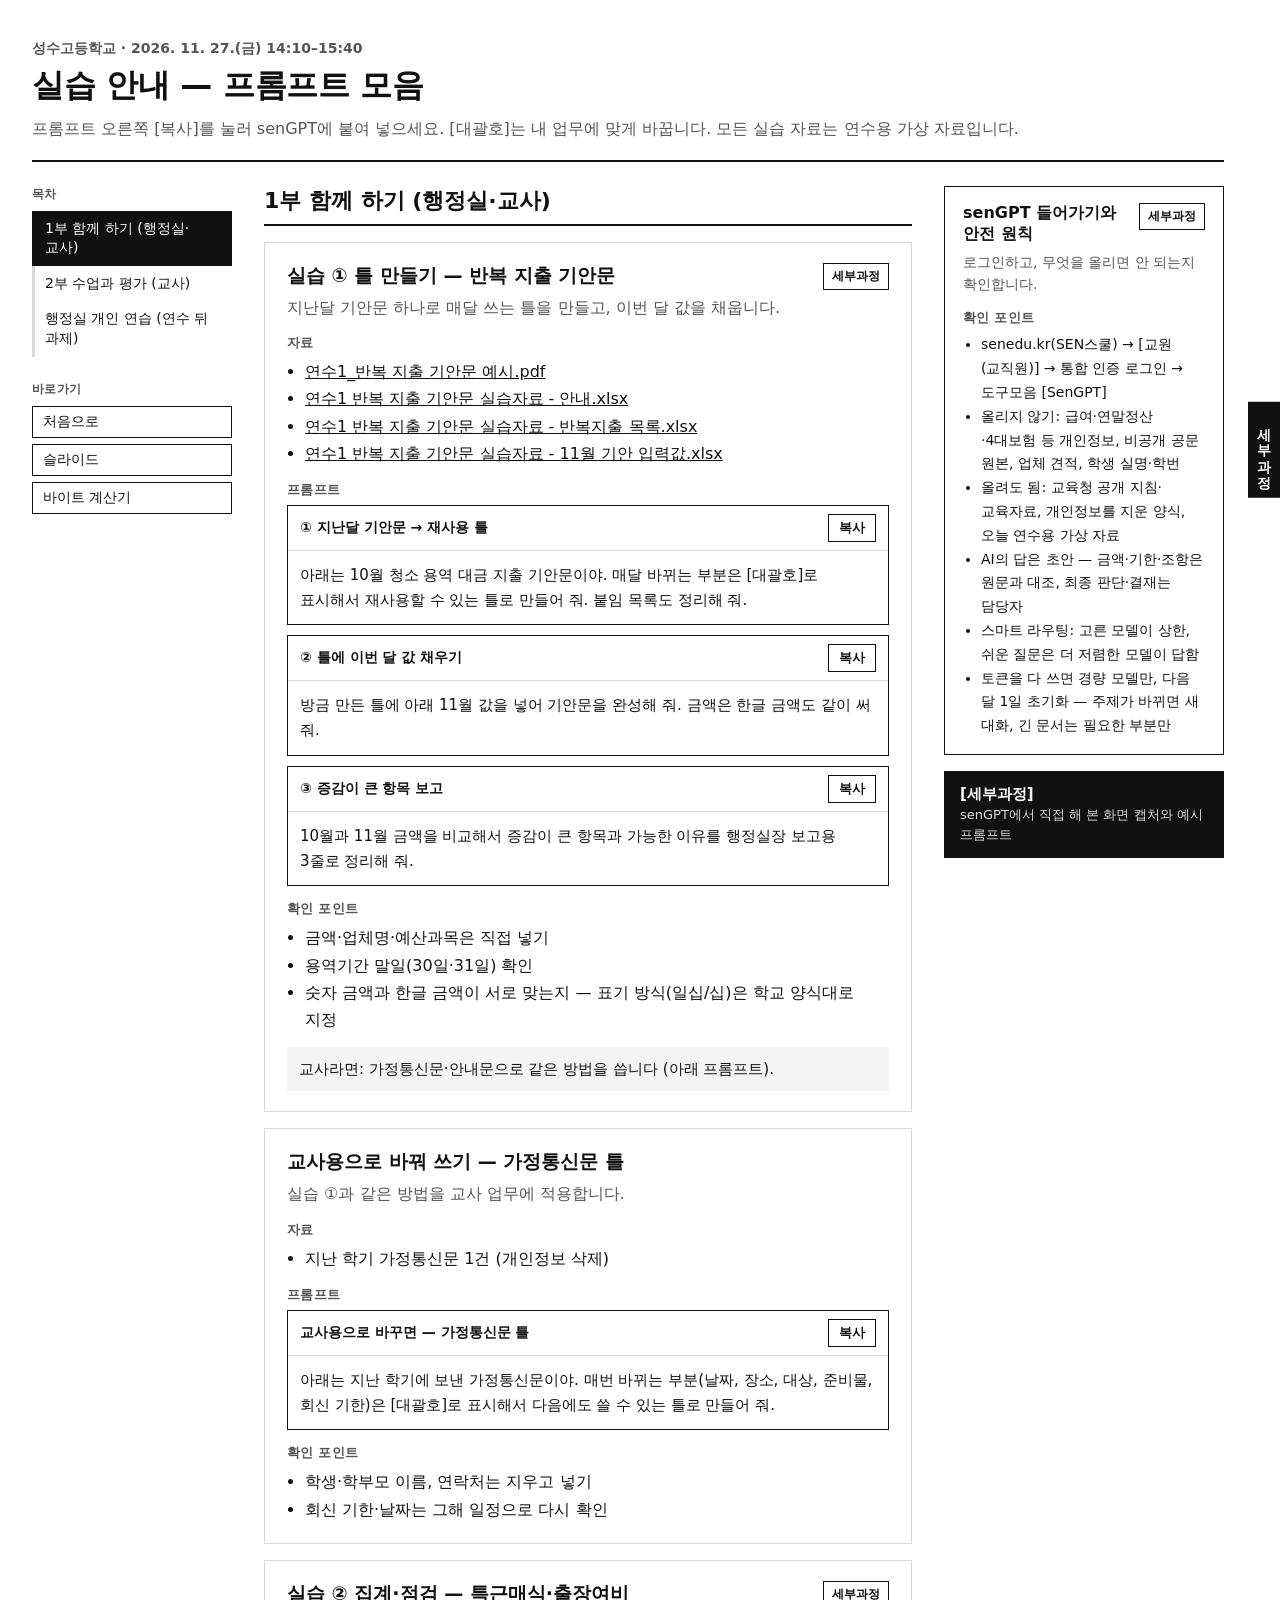
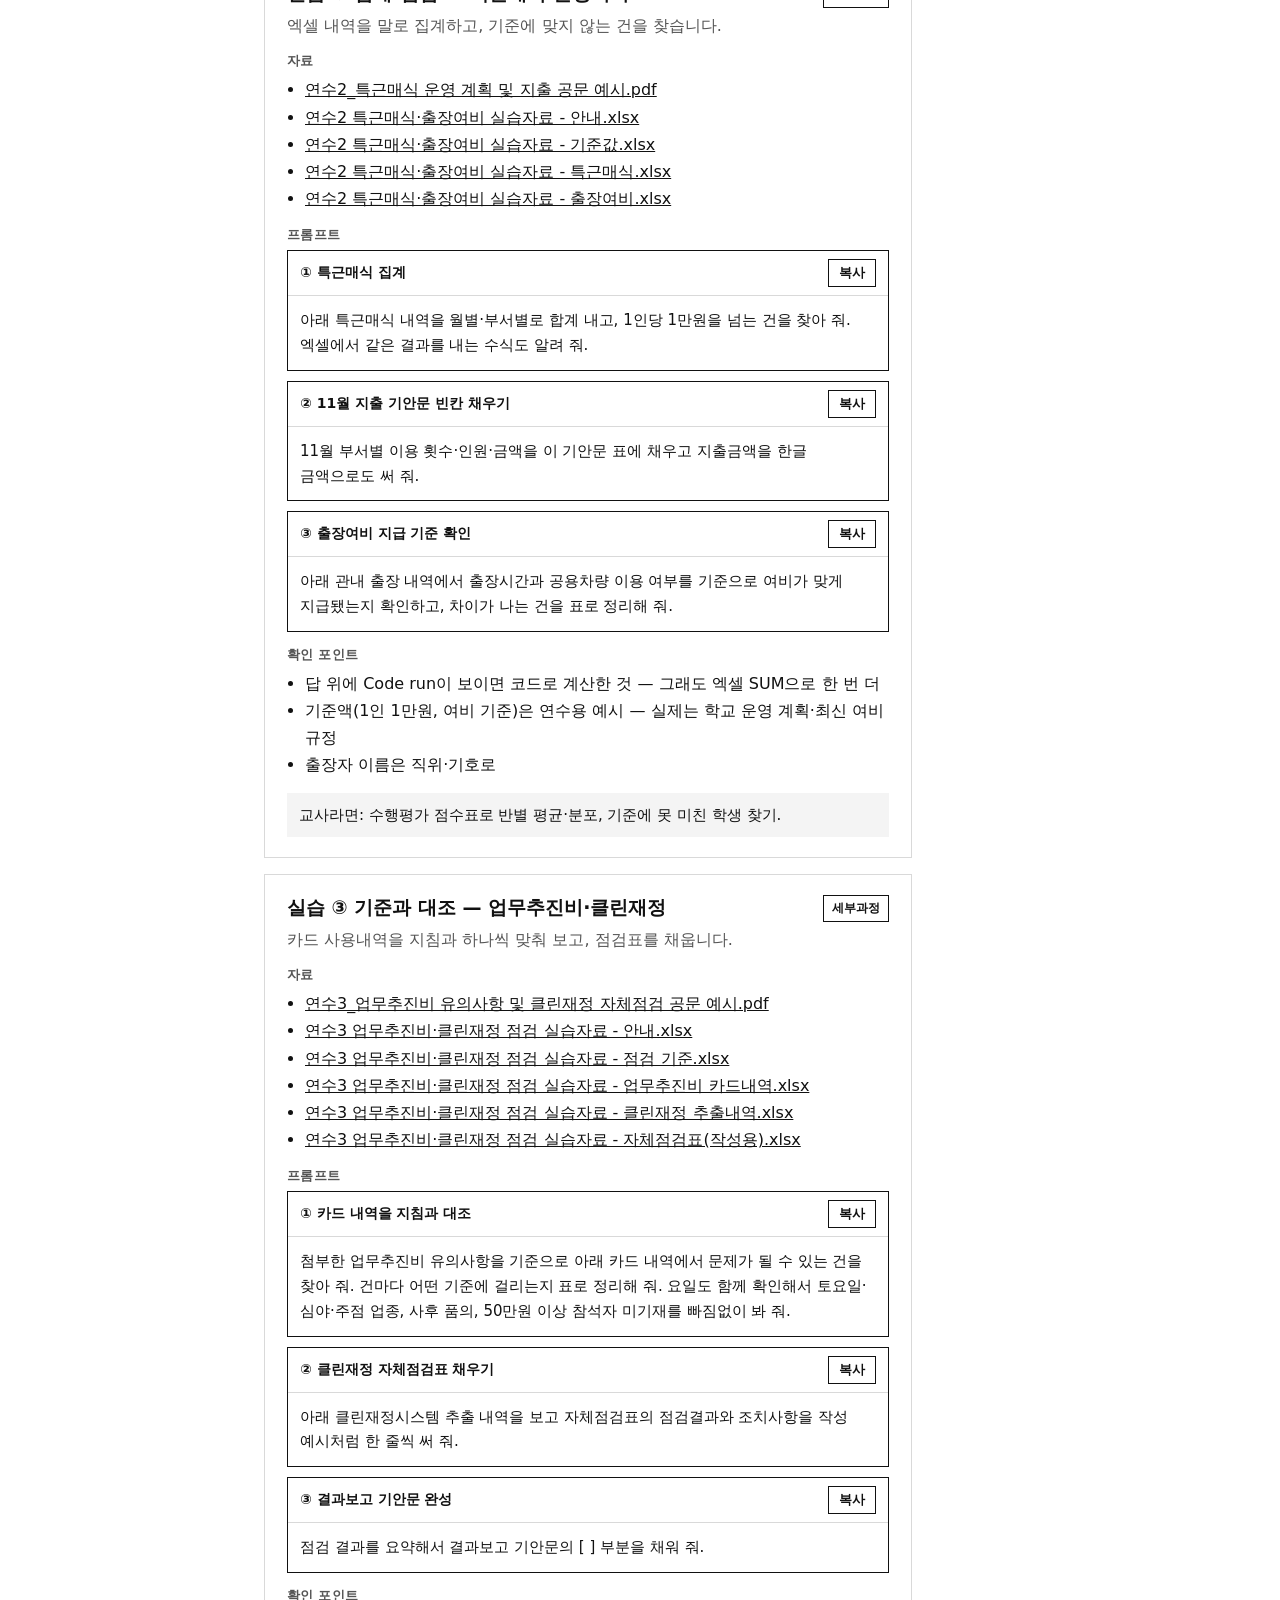
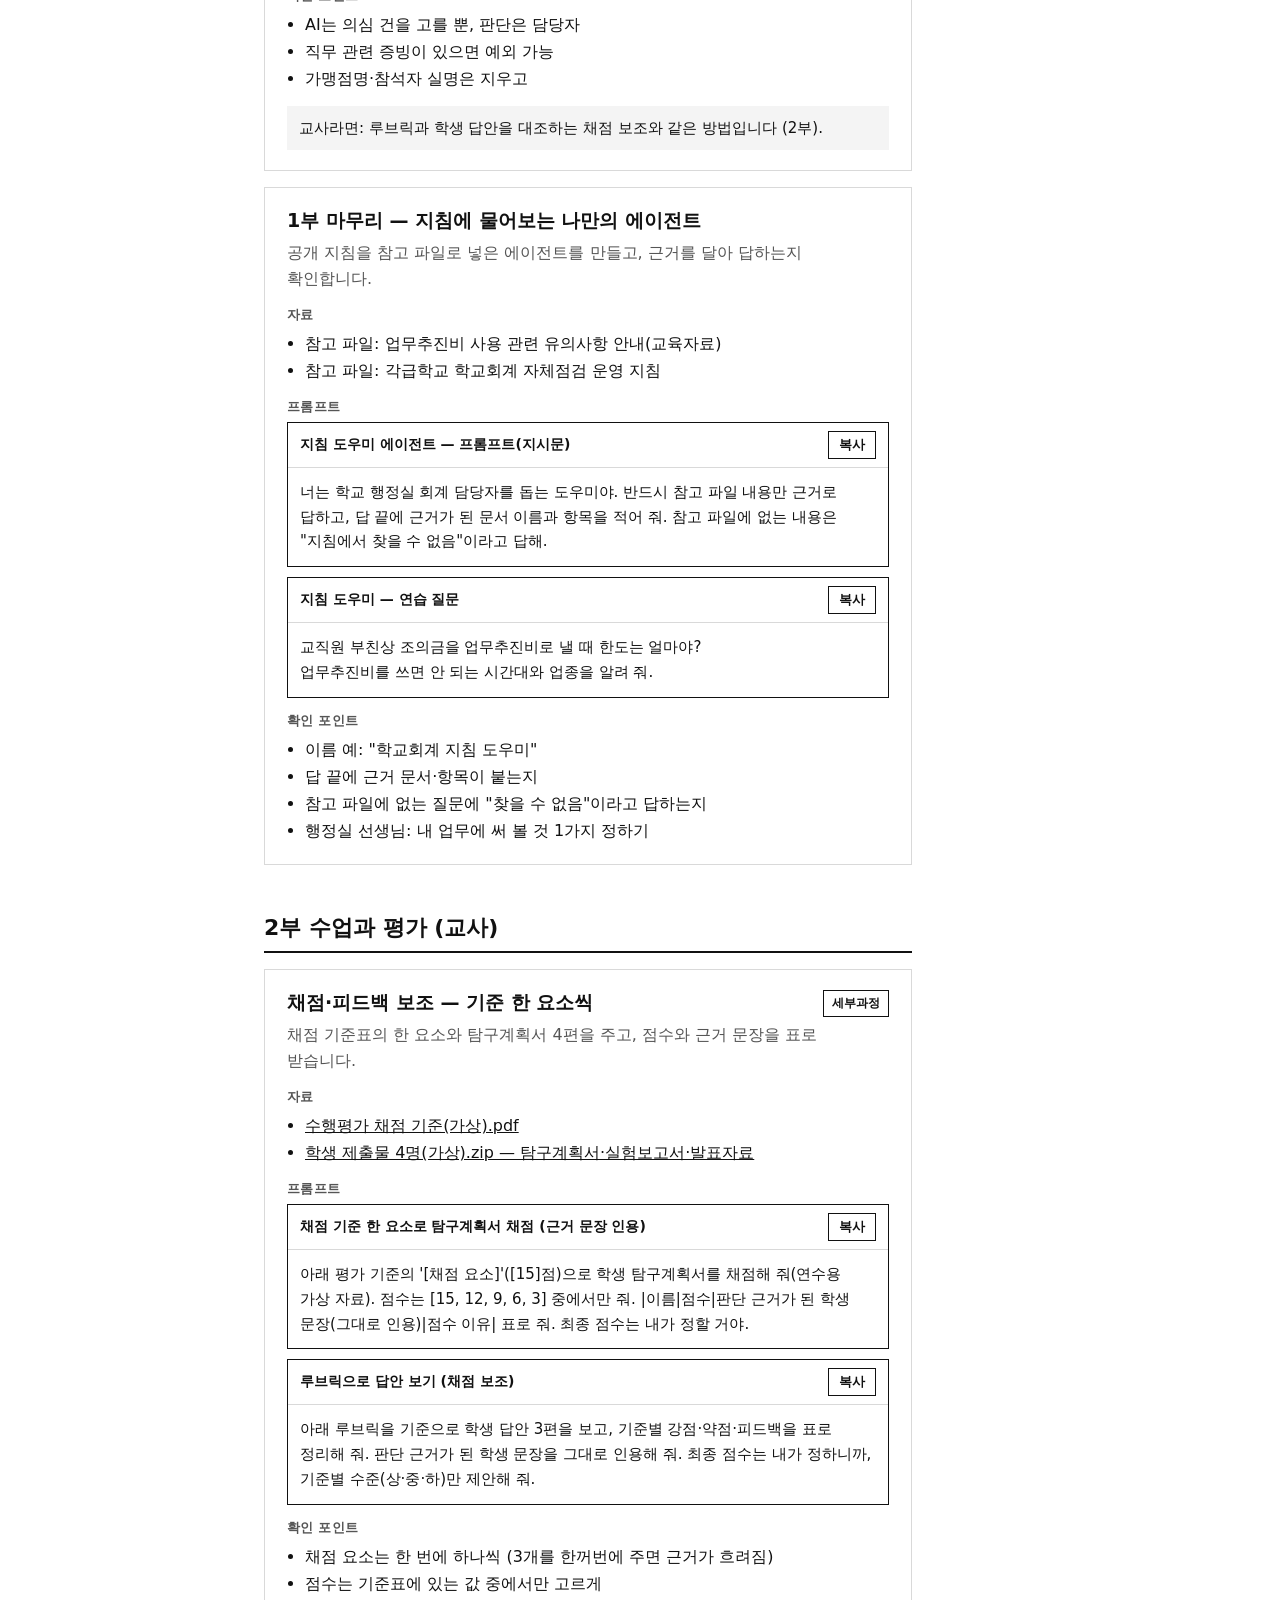
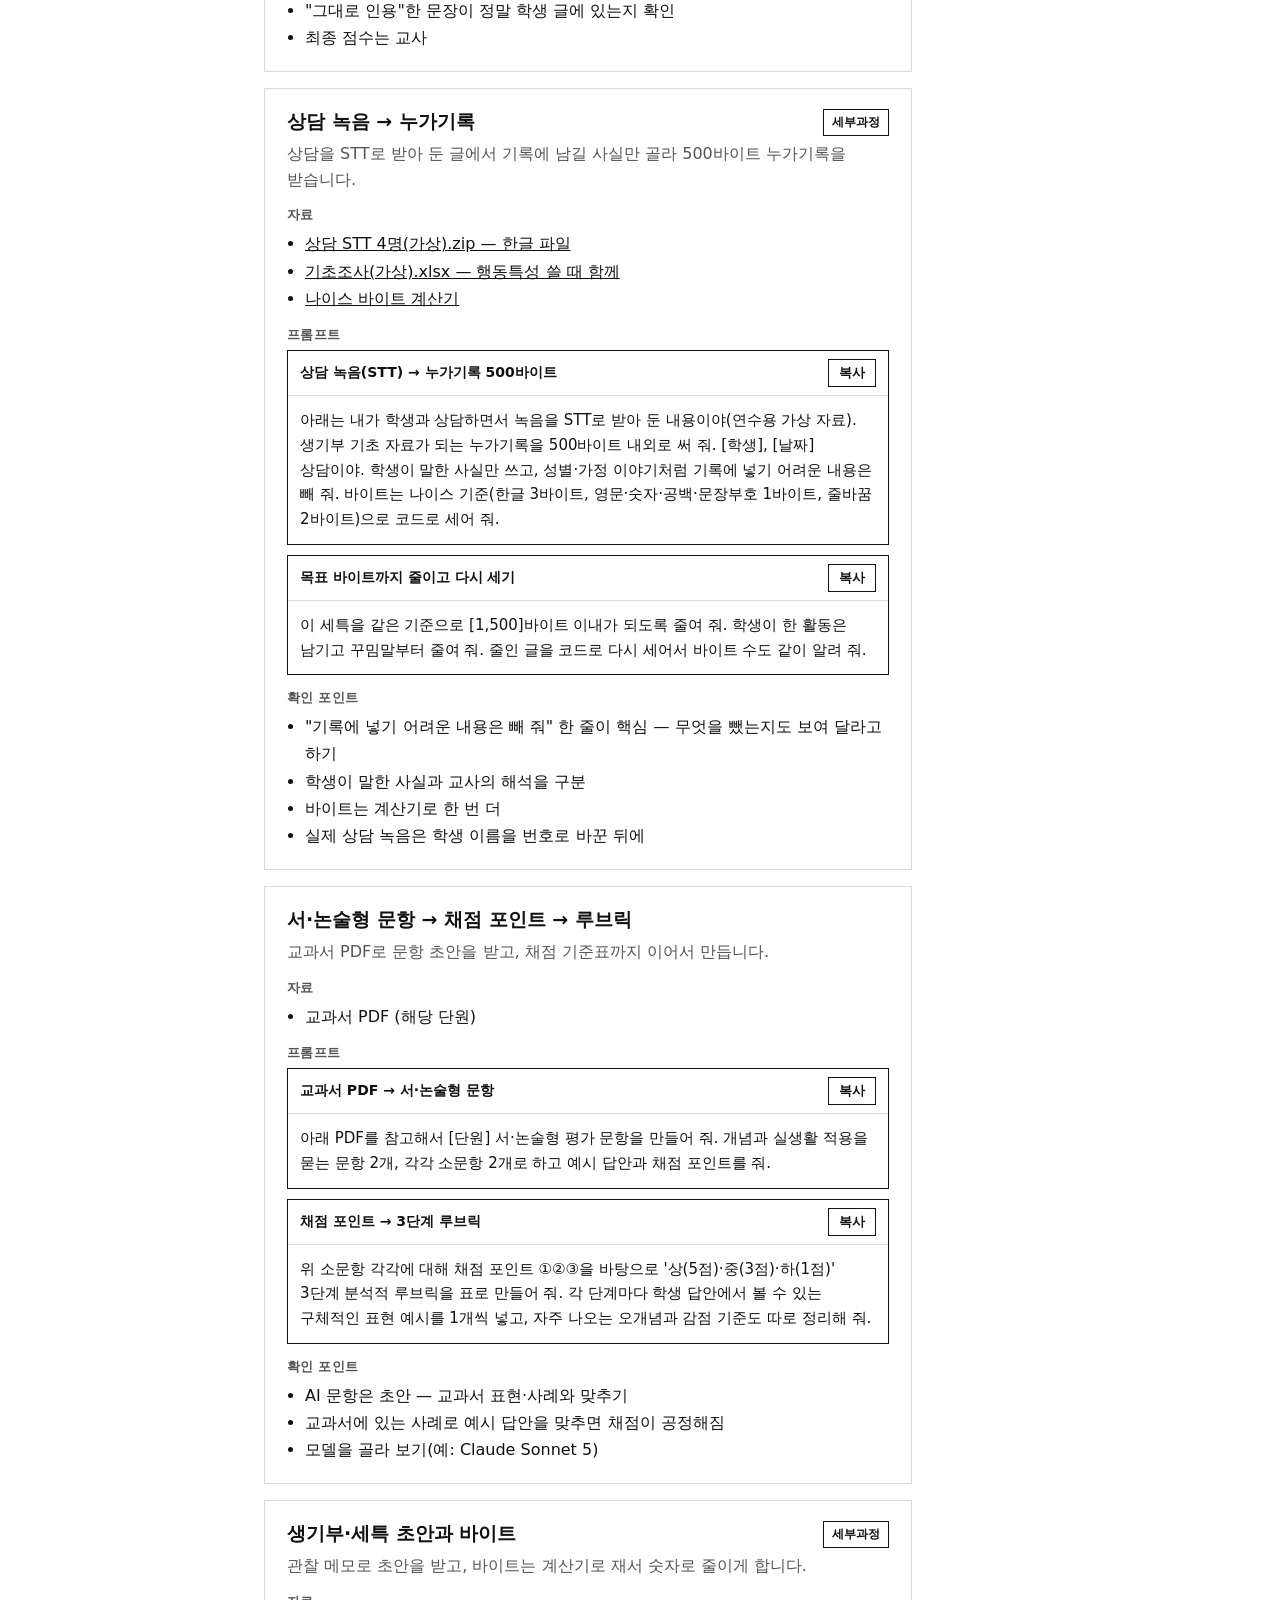
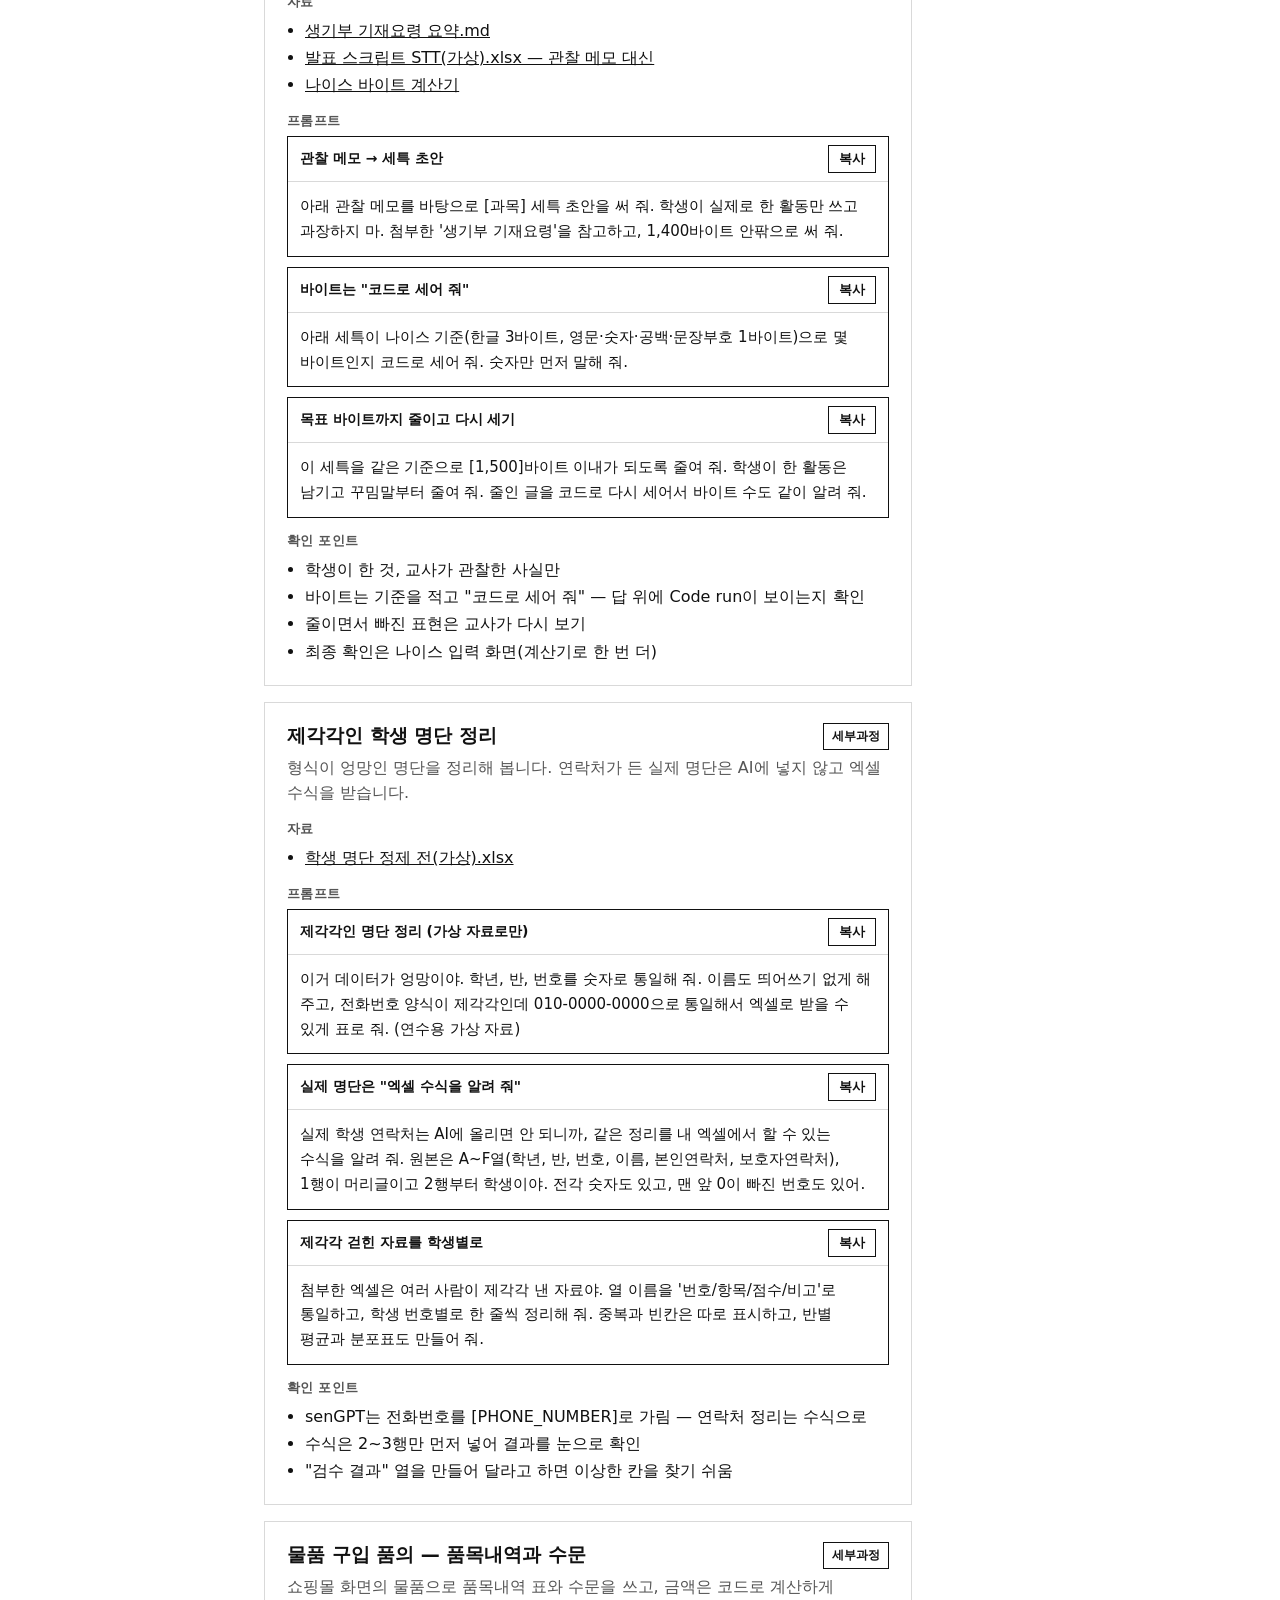
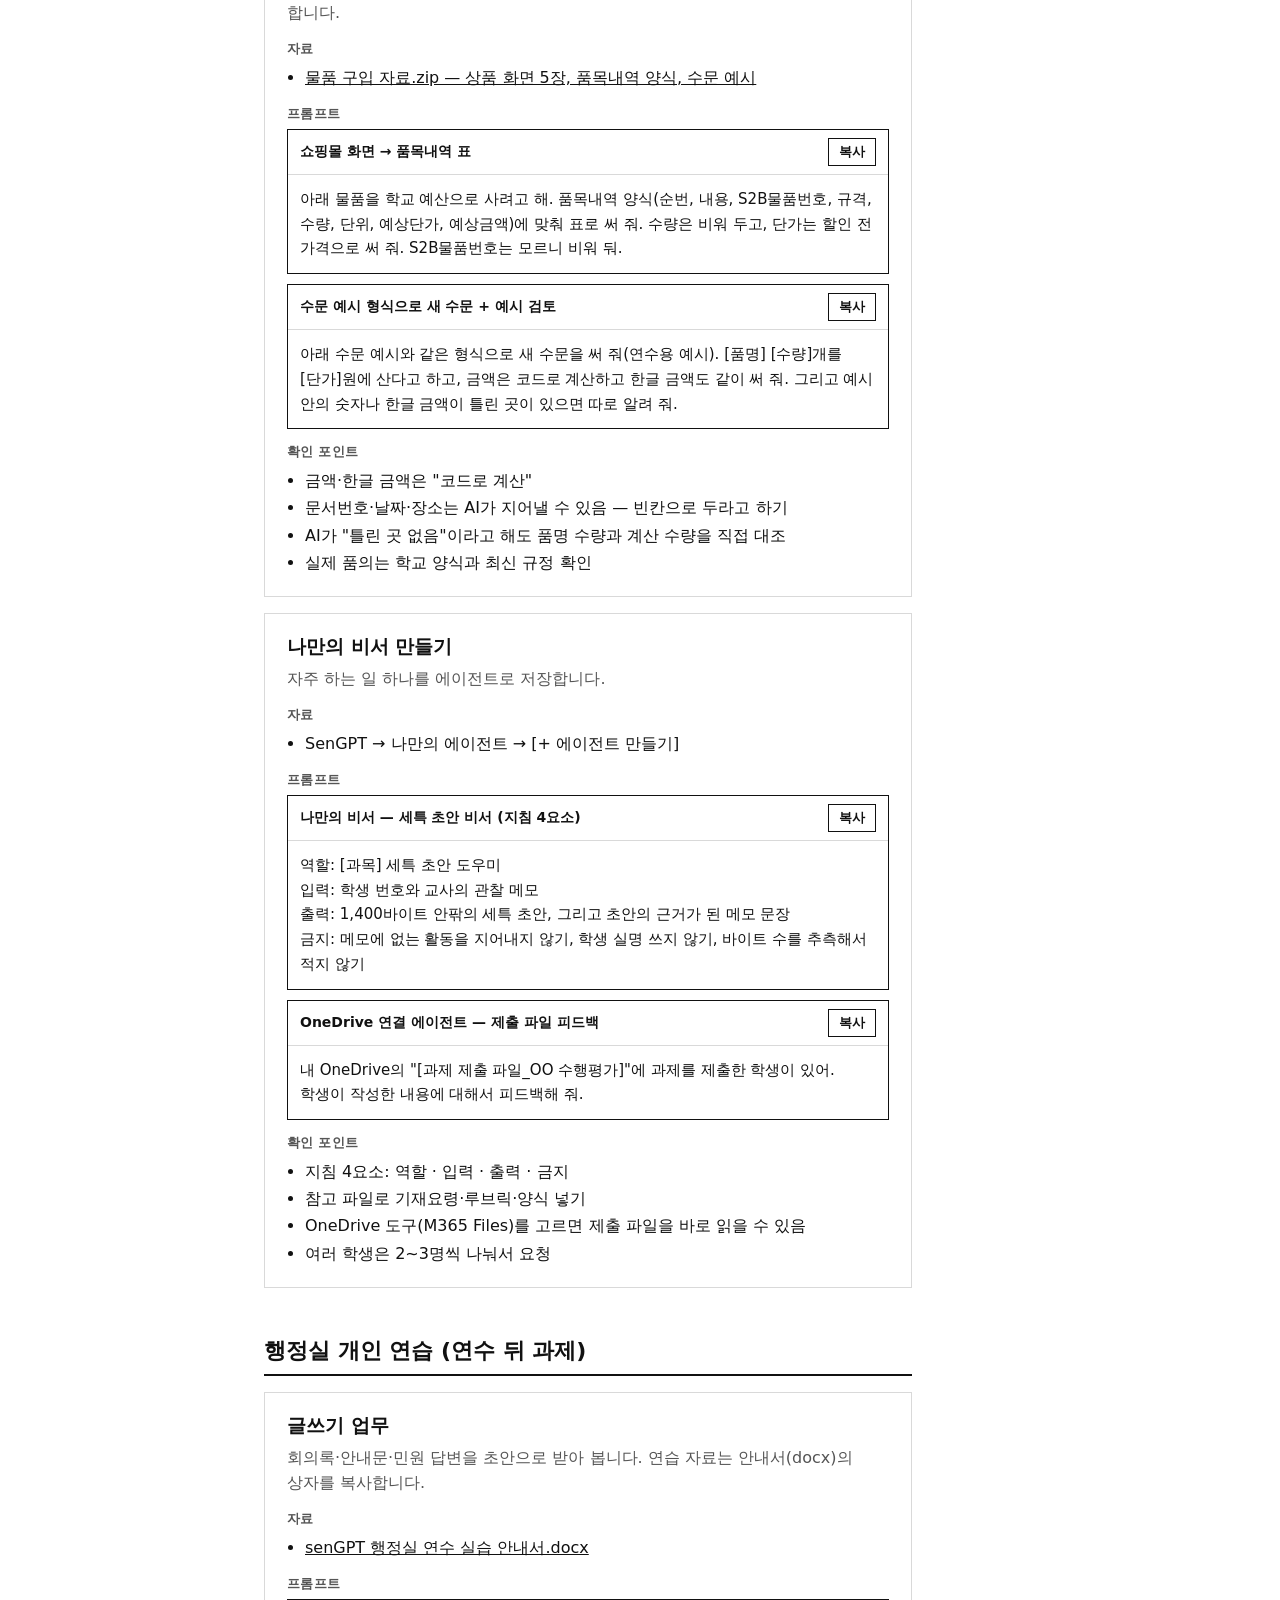
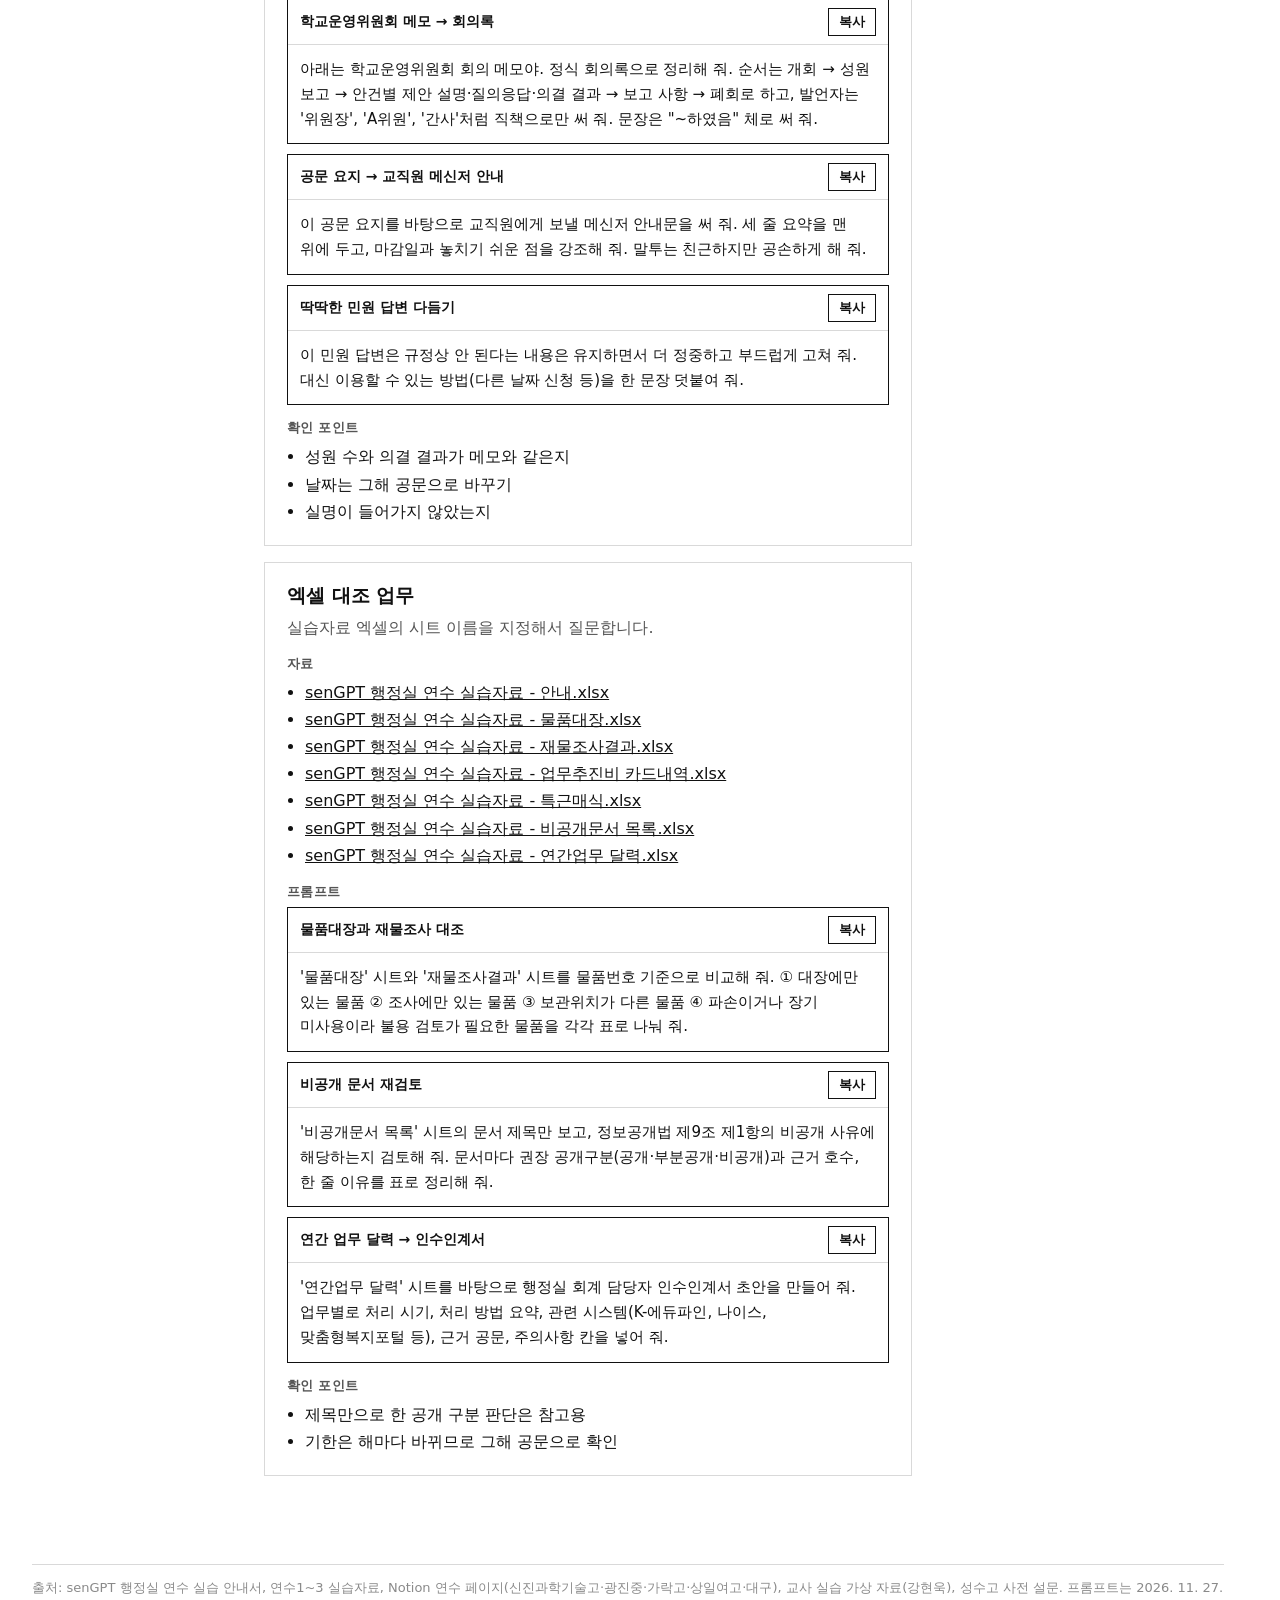
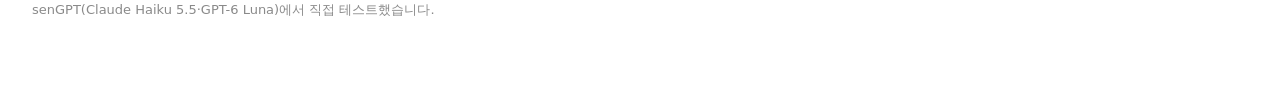
<file: practice.html>
<!DOCTYPE html>
<html lang="ko">
<head>
  <meta charset="utf-8">
  <meta name="viewport" content="width=device-width, initial-scale=1">
  <title>실습 안내 — AI로 학교 업무 가볍게 (성수고등학교)</title>
  <link rel="stylesheet" href="css/base.css">
  <link rel="stylesheet" href="css/pages.css">
</head>
<body>
  <!--
    넓은 화면: [왼쪽 목차] [가운데 카드 2열] [오른쪽 안전 원칙]
    좁은 화면: 위에서 아래로 한 줄씩 쌓입니다 (css/pages.css의 .shell)
  -->
  <div class="shell">
    <header class="shell-head page-head">
      <div class="kicker">성수고등학교 · 2026. 11. 27.(금) 14:10–15:40</div>
      <h1>실습 안내 — 프롬프트 모음</h1>
      <p>프롬프트 오른쪽 [복사]를 눌러 senGPT에 붙여 넣으세요. [대괄호]는 내 업무에 맞게 바꿉니다. 모든 실습 자료는 연수용 가상 자료입니다.</p>
      
    </header>

    <!-- 왼쪽: 목차(js/practice.js가 채움)와 바로가기 -->
    <aside class="nav-col">
      <div class="sticky">
        <h4 class="col-title">목차</h4>
        <nav id="toc" aria-label="실습 목차"></nav>
        <h4 class="col-title">바로가기</h4>
        <div class="quick">
          <a href="index.html">처음으로</a>
          <a href="slides.html">슬라이드</a>
          <a href="tools/neis-byte.html">바이트 계산기</a>
        </div>
      </div>
    </aside>

    <!-- 가운데: 실습 카드 -->
    <main id="cards"></main>

    <!-- 오른쪽: 늘 보이는 안전 원칙 (data/practice.js에서 place: 'aside'인 카드) -->
    <aside class="info-col">
      <div class="sticky">
        <div id="aside"></div>
        <button type="button" class="process-cta" data-process-open="" aria-controls="process">
          <strong>[세부과정]</strong>
          <span>senGPT에서 직접 해 본 화면 캡처와 예시 프롬프트</span>
        </button>
      </div>
    </aside>

    <footer class="shell-foot page-foot">
      출처: senGPT 행정실 연수 실습 안내서, 연수1~3 실습자료, Notion 연수 페이지(신진과학기술고·광진중·가락고·상일여고·대구), 교사 실습 가상 자료(강현욱), 성수고 사전 설문.
      프롬프트는 2026. 11. 27. senGPT(Claude Haiku 5.5·GPT-6 Luna)에서 직접 테스트했습니다.
    </footer>
  </div>

  <!--
    [세부과정] 패널: 오른쪽 가장자리 탭(또는 카드의 [세부과정] 버튼)을 누르면 오른쪽에서 나옵니다.
    내용은 data/process.js, 여닫기는 js/practice.js가 맡습니다.
  -->
  <button type="button" class="process-tab" data-process-open="" aria-controls="process" aria-expanded="false">세부과정</button>
  <div class="process-backdrop" data-process-close hidden></div>
  <aside id="process" class="process" role="dialog" aria-modal="true" aria-labelledby="process-title" aria-hidden="true">
    <header class="process-head">
      <div>
        <div class="kicker">senGPT에서 직접 해 본 기록 · 2026. 11. 27. · Claude Haiku 5.5 / GPT-6 Luna</div>
        <h2 id="process-title">세부과정</h2>
      </div>
      <button type="button" class="process-close" data-process-close aria-label="세부과정 닫기">×</button>
    </header>
    <div class="process-tools">
      <nav id="process-toc" aria-label="세부과정 목차"></nav>
      <button type="button" class="process-expand">AI 답 모두 펼치기</button>
    </div>
    <div class="process-body" id="process-body"></div>
  </aside>

  <script src="data/prompts.js"></script>
  <script src="data/practice.js"></script>
  <script src="data/process.js"></script>
  <script src="js/practice.js"></script>
</body>
</html>
</file>
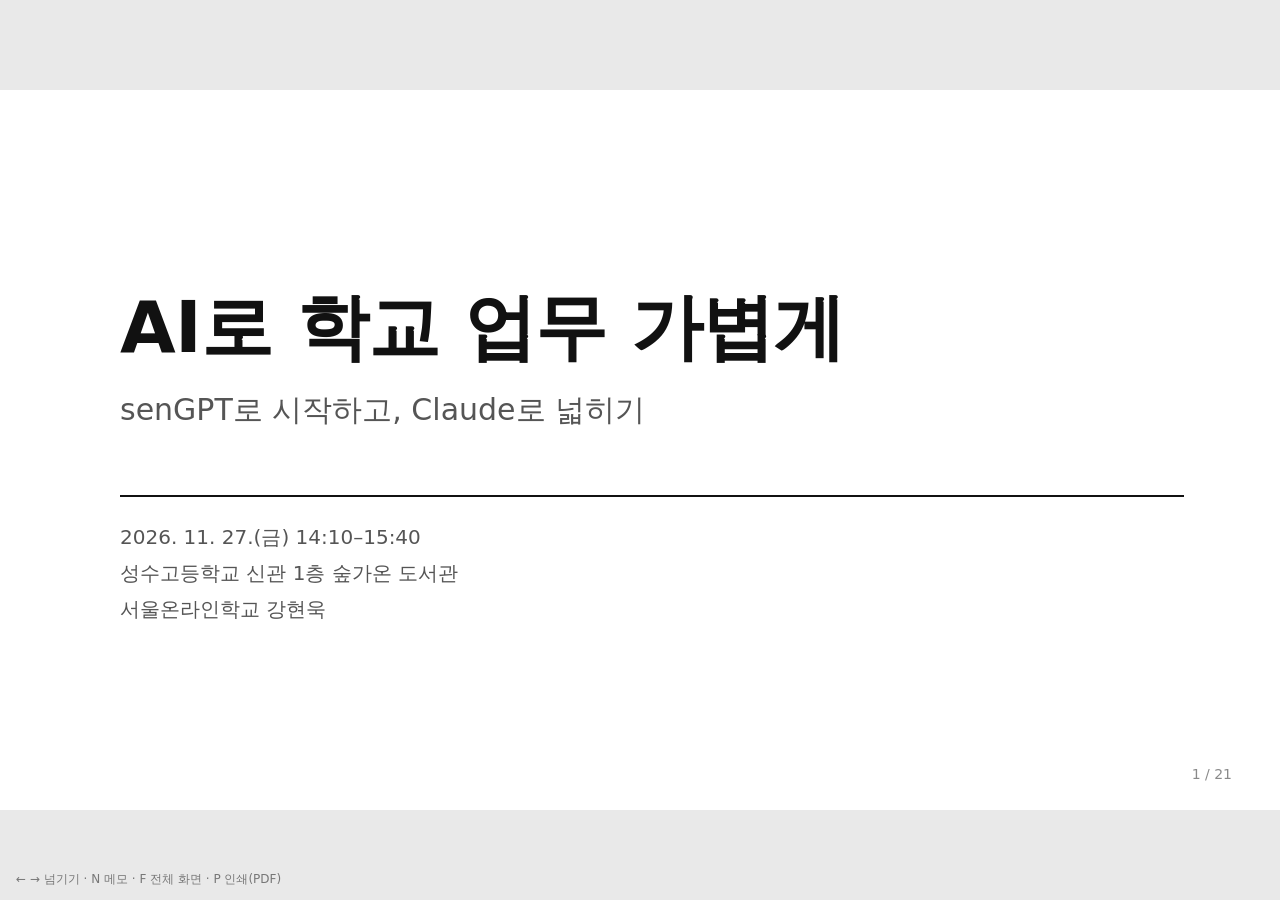
<file: slides.html>
<!DOCTYPE html>
<html lang="ko">
<head>
  <meta charset="utf-8">
  <meta name="viewport" content="width=device-width, initial-scale=1">
  <title>AI로 학교 업무 가볍게 — 성수고등학교 연수 (2026. 11. 27.)</title>
  <link rel="stylesheet" href="css/base.css">
  <link rel="stylesheet" href="css/deck.css">
</head>
<body>
  <!-- 슬라이드는 js/deck.js가 data/slides.js를 읽어 이 안에 그립니다 -->
  <main id="stage" aria-live="polite"></main>

  <!-- 발표자 메모 (N 키) -->
  <div id="notes"></div>

  <div id="help">← → 넘기기 · N 메모 · F 전체 화면 · P 인쇄(PDF)</div>

  <!-- 순서 중요: 데이터(prompts → slides)를 먼저, 그다음 그리는 코드 -->
  <script src="data/prompts.js"></script>
  <script src="data/slides.js"></script>
  <script src="js/deck.js"></script>
</body>
</html>
</file>
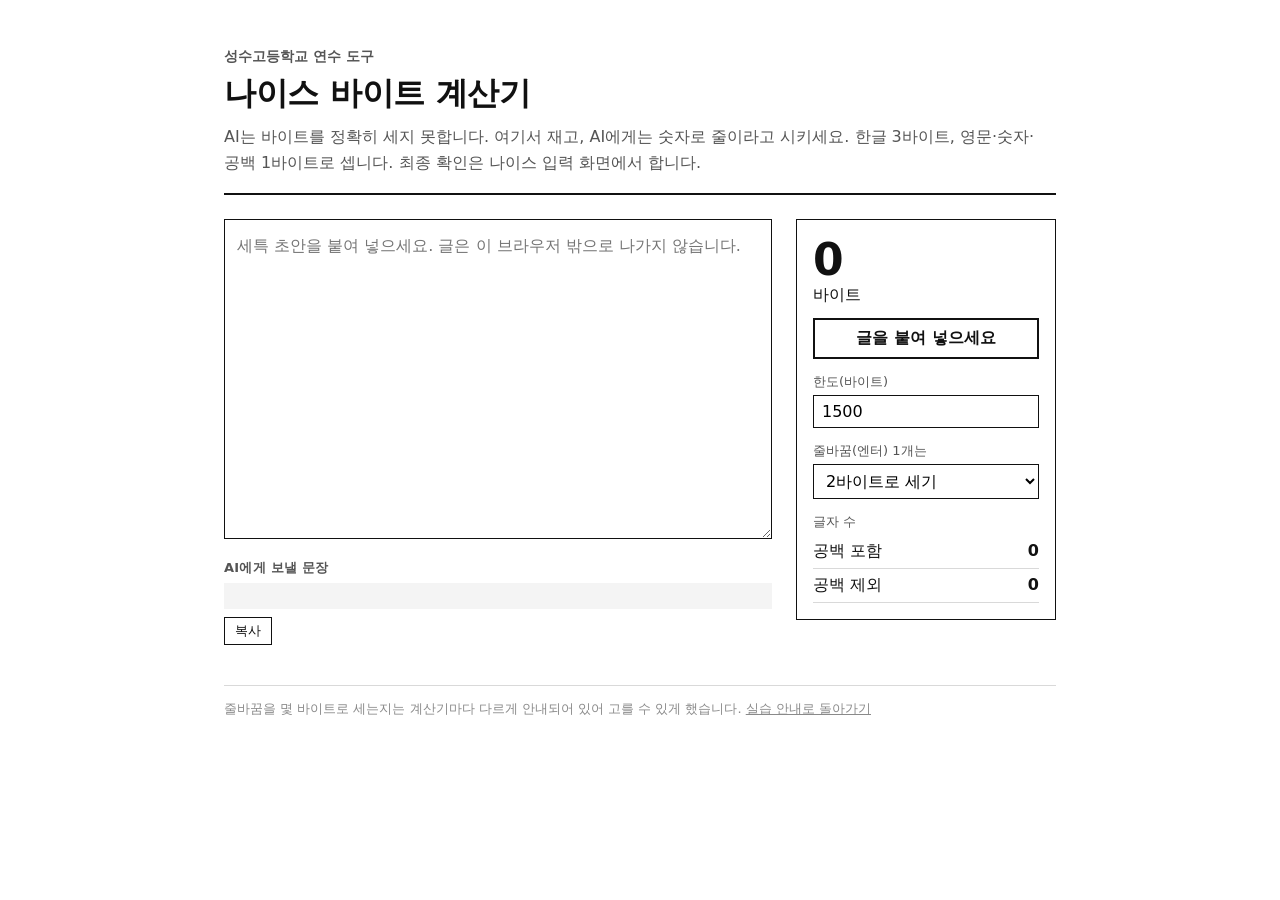
<file: tools/neis-byte.html>
<!DOCTYPE html>
<html lang="ko">
<head>
  <meta charset="utf-8">
  <meta name="viewport" content="width=device-width, initial-scale=1">
  <title>나이스 바이트 계산기 — 세특 분량 맞추기</title>
  <link rel="stylesheet" href="../css/base.css">
  <link rel="stylesheet" href="../css/pages.css">
</head>
<body>
  <div class="page">
    <header class="page-head">
      <div class="kicker">성수고등학교 연수 도구</div>
      <h1>나이스 바이트 계산기</h1>
      <p>AI는 바이트를 정확히 세지 못합니다. 여기서 재고, AI에게는 숫자로 줄이라고 시키세요.
         한글 3바이트, 영문·숫자·공백 1바이트로 셉니다. 최종 확인은 나이스 입력 화면에서 합니다.</p>
    </header>

    <div class="tool-grid">
      <div>
        <label for="text" class="sr">세특 글</label>
        <textarea id="text" placeholder="세특 초안을 붙여 넣으세요. 글은 이 브라우저 밖으로 나가지 않습니다."></textarea>

        <div class="overflow" id="overflow" hidden>
          <h4>한도를 넘는 부분 (검은 칸)</h4>
          <pre id="overflowText"></pre>
        </div>

        <div class="ask">
          <h4>AI에게 보낼 문장</h4>
          <pre id="askText"></pre>
          <button class="copy-btn" id="copyAsk">복사</button>
        </div>
      </div>

      <aside class="panel">
        <div class="big" id="bytes">0</div>
        <div>바이트</div>
        <div class="status" id="status">글을 붙여 넣으세요</div>

        <label for="limit">한도(바이트)</label>
        <input id="limit" type="number" value="1500" min="0" step="10">

        <label for="nl">줄바꿈(엔터) 1개는</label>
        <select id="nl">
          <option value="2" selected>2바이트로 세기</option>
          <option value="1">1바이트로 세기</option>
        </select>

        <label>글자 수</label>
        <div class="row"><span>공백 포함</span><strong id="chars">0</strong></div>
        <div class="row"><span>공백 제외</span><strong id="charsNoSpace">0</strong></div>
      </aside>
    </div>

    <footer class="page-foot">
      줄바꿈을 몇 바이트로 세는지는 계산기마다 다르게 안내되어 있어 고를 수 있게 했습니다.
      <a href="../practice.html">실습 안내로 돌아가기</a>
    </footer>
  </div>

  <script src="../js/neis-byte.js"></script>
</body>
</html>
</file>
<file: css/base.css>
/*
 * base.css — 모든 페이지가 함께 쓰는 기본 스타일
 * 원칙: 흑백, 단순하게. 그라데이션·그림자·이모지 장식 없음.
 * 색은 아래 변수만 씁니다. 바꾸고 싶으면 여기만 고치세요.
 */
:root {
  --ink: #111;          /* 본문 글자 */
  --ink-2: #555;        /* 보조 글자 */
  --ink-3: #8a8a8a;     /* 흐린 글자(쪽 번호 등) */
  --line: #d9d9d9;      /* 얇은 선 */
  --line-strong: #111;  /* 굵은 선 */
  --paper: #fff;        /* 바탕 */
  --tint: #f4f4f4;      /* 아주 옅은 회색 칸 */
  --font: "Pretendard", "Apple SD Gothic Neo", "Malgun Gothic", "Noto Sans KR", system-ui, sans-serif;
  --mono: "D2Coding", "Consolas", "SFMono-Regular", monospace;
}

* { box-sizing: border-box; }

html, body {
  margin: 0;
  background: var(--paper);
  color: var(--ink);
  font-family: var(--font);
  -webkit-font-smoothing: antialiased;
  word-break: keep-all;          /* 한국어 낱말이 중간에 끊기지 않게 */
  overflow-wrap: break-word;
}

a { color: inherit; }

strong { font-weight: 700; }

/* 복사 버튼: 슬라이드와 실습 페이지가 함께 씀 */
.copy-btn {
  font: inherit;
  font-size: 13px;
  border: 1px solid var(--line-strong);
  background: var(--paper);
  color: var(--ink);
  padding: 4px 10px;
  cursor: pointer;
}
.copy-btn:hover { background: var(--ink); color: var(--paper); }
.copy-btn.done { background: var(--ink); color: var(--paper); }
</file>
<file: css/pages.css>
/*
 * pages.css — 실습 안내 페이지와 바이트 계산기가 함께 쓰는 스타일
 * 읽기 편한 한 단 문서. 흑백, 얇은 선, 장식 없음.
 */
.page { max-width: 880px; margin: 0 auto; padding: 48px 24px 96px; }

.page-head { border-bottom: 2px solid var(--line-strong); padding-bottom: 18px; margin-bottom: 24px; }
.page-head .kicker { font-size: 14px; color: var(--ink-2); font-weight: 600; }
.page-head h1 { font-size: 32px; margin: 6px 0 8px; letter-spacing: -0.01em; }
.page-head p { margin: 0; color: var(--ink-2); line-height: 1.6; }
.instructor-flag { display: none; margin-top: 10px; font-size: 13px; border: 1px solid var(--ink); padding: 4px 8px; width: fit-content; }
body.instructor .instructor-flag { display: block; }
.sr { position: absolute; width: 1px; height: 1px; overflow: hidden; clip: rect(0 0 0 0); }

/* 목차 */
#toc { display: flex; flex-wrap: wrap; gap: 8px; margin-bottom: 32px; }
#toc a { text-decoration: none; font-size: 14px; border: 1px solid var(--line-strong); padding: 6px 12px; }
#toc a:hover { background: var(--ink); color: var(--paper); }

/* 구역과 카드 */
.part { margin-bottom: 48px; }
.part h2 { font-size: 22px; margin: 0 0 16px; padding-bottom: 8px; border-bottom: 2px solid var(--line-strong); }
.card { border: 1px solid var(--line); padding: 20px 22px; margin-bottom: 16px; }
.card h3 { font-size: 19px; margin: 0 0 6px; }
.goal { margin: 0 0 14px; color: var(--ink-2); line-height: 1.6; }
.block { margin-top: 14px; }
.block h4, .overflow h4, .ask h4 { font-size: 13px; color: var(--ink-2); margin: 0 0 6px; font-weight: 700; letter-spacing: 0.02em; }
.files, .checks { margin: 0; padding-left: 18px; line-height: 1.7; }
.prompt { border: 1px solid var(--line-strong); margin-bottom: 10px; }
.prompt-head { display: flex; justify-content: space-between; align-items: center; padding: 8px 12px; border-bottom: 1px solid var(--line); font-size: 14px; font-weight: 600; }
.prompt pre { margin: 0; padding: 12px; font-family: var(--font); font-size: 15px; line-height: 1.65; white-space: pre-wrap; }
.swap { margin: 14px 0 0; background: var(--tint); padding: 10px 12px; line-height: 1.6; font-size: 15px; }
.answer { margin-top: 14px; border-left: 4px solid var(--ink); padding: 4px 0 4px 12px; }
.answer p { margin: 0; line-height: 1.7; font-size: 15px; }

.page-foot { margin-top: 40px; font-size: 13px; color: var(--ink-3); border-top: 1px solid var(--line); padding-top: 12px; line-height: 1.7; }

/* ── 바이트 계산기 ── */
.tool-grid { display: grid; grid-template-columns: 1fr 260px; gap: 24px; }
.tool-grid textarea { width: 100%; min-height: 320px; font: inherit; font-size: 16px; line-height: 1.7; padding: 12px; border: 1px solid var(--line-strong); resize: vertical; }
.panel { border: 1px solid var(--line-strong); padding: 16px; align-self: start; }
.panel label { display: block; font-size: 13px; color: var(--ink-2); margin: 14px 0 4px; }
.panel input, .panel select { width: 100%; font: inherit; padding: 6px 8px; border: 1px solid var(--line-strong); background: var(--paper); }
.big { font-size: 44px; font-weight: 800; line-height: 1.1; font-variant-numeric: tabular-nums; }
.row { display: flex; justify-content: space-between; padding: 6px 0; border-bottom: 1px solid var(--line); font-variant-numeric: tabular-nums; }
.status { margin-top: 12px; padding: 8px 10px; font-weight: 700; border: 2px solid var(--ink); text-align: center; }
.status.over { background: var(--ink); color: var(--paper); }
.overflow { margin-top: 16px; }
.overflow pre { white-space: pre-wrap; font-family: var(--font); line-height: 1.7; margin: 0; padding: 12px; border: 1px dashed var(--line-strong); }
.overflow mark { background: var(--ink); color: var(--paper); }
.ask { margin-top: 16px; }
.ask pre { white-space: pre-wrap; font-family: var(--font); line-height: 1.6; margin: 0 0 8px; padding: 12px; background: var(--tint); min-height: 1.6em; }

@media (max-width: 720px) { .tool-grid { grid-template-columns: 1fr; } }

/* ── 실습 안내: 넓은 화면 3단 레이아웃 ──────────────────────────
   [왼쪽 목차 200px] [가운데 카드 2열] [오른쪽 안전 원칙 280px]
   왼쪽·오른쪽 칸은 스크롤해도 따라다닙니다(sticky).               */
.shell {
  max-width: 1480px; margin: 0 auto; padding: 40px 32px 80px;
  display: grid;
  grid-template-columns: 200px minmax(0, 1fr) 280px;
  grid-template-areas: "head head head" "nav main info" "foot foot foot";
  column-gap: 32px;
}
.shell-head { grid-area: head; }
.nav-col { grid-area: nav; }
#cards { grid-area: main; min-width: 0; }
.info-col { grid-area: info; }
.shell-foot { grid-area: foot; }
.sticky { position: sticky; top: 24px; max-height: calc(100vh - 48px); overflow: auto; }

.col-title { font-size: 12px; color: var(--ink-2); font-weight: 700; letter-spacing: 0.04em; margin: 0 0 8px; }
.nav-col #toc { flex-direction: column; flex-wrap: nowrap; gap: 0; margin-bottom: 24px; }
.nav-col #toc a { border: 0; border-left: 3px solid var(--line); padding: 8px 10px; line-height: 1.4; }
.nav-col #toc a.active { border-left-color: var(--ink); background: var(--ink); color: var(--paper); }
.quick { display: flex; flex-direction: column; gap: 6px; }
.quick a { font-size: 14px; text-decoration: none; border: 1px solid var(--line-strong); padding: 6px 10px; }
.quick a:hover { background: var(--ink); color: var(--paper); }

/* 구역 안의 카드는 2열 격자 (칸이 좁으면 1열) */
.part .cards { display: grid; grid-template-columns: repeat(auto-fill, minmax(380px, 1fr)); gap: 16px; align-items: start; }
.part .cards .card { margin-bottom: 0; }
.part { scroll-margin-top: 16px; }

/* 오른쪽 칸 카드는 조금 작게 */
.info-col .card { padding: 16px 18px; border-color: var(--line-strong); }
.info-col .card h3 { font-size: 16px; }
.info-col .goal, .info-col .checks { font-size: 14px; }

/* 시작 페이지(배포용 index.html) 바로가기 */
.hub { display: grid; gap: 12px; margin-top: 8px; grid-template-columns: repeat(auto-fit, minmax(300px, 1fr)); }
.hub a { display: block; text-decoration: none; border: 2px solid var(--line-strong); padding: 18px 20px; }
.hub a:hover { background: var(--ink); color: var(--paper); }
.hub strong { display: block; font-size: 20px; margin-bottom: 4px; }
.hub span { font-size: 15px; opacity: 0.8; }

/* 중간 화면: 오른쪽 칸을 제목 아래로 */
@media (max-width: 1180px) {
  .shell { grid-template-columns: 180px minmax(0, 1fr); grid-template-areas: "head head" "info info" "nav main" "foot foot"; }
  .info-col .sticky { position: static; max-height: none; }
  .info-col { margin-bottom: 24px; }
}
/* 좁은 화면: 한 줄로 쌓기, 목차는 가로 버튼 */
@media (max-width: 760px) {
  .shell { grid-template-columns: 1fr; grid-template-areas: "head" "info" "nav" "main" "foot"; padding: 32px 16px 64px; }
  .sticky { position: static; max-height: none; }
  .nav-col #toc { flex-direction: row; flex-wrap: wrap; gap: 8px; }
  .nav-col #toc a { border: 1px solid var(--line-strong); }
  .part .cards { grid-template-columns: 1fr; }
}

/* ── 카드 머리: 제목 + [세부과정] 버튼 ── */
.card-head { display: flex; justify-content: space-between; align-items: flex-start; gap: 10px; }
.card-head h3 { margin-top: 0; }
.proc-btn { flex: none; font: 700 12px var(--font); border: 1px solid var(--ink); background: var(--paper); color: var(--ink); padding: 4px 8px; cursor: pointer; }
.proc-btn:hover, .proc-btn:focus-visible { background: var(--ink); color: var(--paper); }
.process-cta { display: block; width: 100%; margin-top: 12px; text-align: left; cursor: pointer; font: inherit;
  border: 2px solid var(--ink); background: var(--ink); color: var(--paper); padding: 12px 14px; }
.process-cta strong { display: block; font-size: 15px; }
.process-cta span { font-size: 13px; opacity: 0.85; }
.process-cta:hover { background: var(--paper); color: var(--ink); }

/* ── [세부과정] 오른쪽에서 나오는 패널 ──────────────────────────
   닫혀 있을 때는 화면 오른쪽 밖에 숨어 있고, 열리면 미끄러져 나옵니다. */
.process-tab {
  position: fixed; right: 0; top: 50%; transform: translateY(-50%); z-index: 40;
  writing-mode: vertical-rl; letter-spacing: 0.15em;
  font: 700 14px var(--font); padding: 16px 7px;
  background: var(--ink); color: var(--paper); border: 0; cursor: pointer;
}
.process-tab:hover { padding-right: 11px; }
.process-backdrop { position: fixed; inset: 0; background: rgba(0, 0, 0, 0.35); z-index: 50; }
.process {
  position: fixed; top: 0; right: 0; z-index: 60;
  width: min(580px, 94vw); height: 100vh; height: 100dvh;
  display: flex; flex-direction: column;
  background: var(--paper); border-left: 2px solid var(--ink);
  transform: translateX(100%); visibility: hidden;
  transition: transform 0.25s ease, visibility 0s linear 0.25s;
}
.process.open { transform: none; visibility: visible; transition: transform 0.25s ease; }
body.process-open { overflow: hidden; }
.process-head { display: flex; justify-content: space-between; align-items: flex-start; gap: 12px; padding: 20px 24px 12px; border-bottom: 1px solid var(--line); }
.process-head .kicker { font-size: 12px; color: var(--ink-2); }
.process-head h2 { margin: 4px 0 0; font-size: 24px; }
.process-close { flex: none; width: 36px; height: 36px; font-size: 22px; line-height: 1; border: 1px solid var(--line-strong); background: var(--paper); cursor: pointer; }
.process-close:hover { background: var(--ink); color: var(--paper); }
.process-tools { display: flex; flex-wrap: wrap; align-items: center; gap: 6px; padding: 10px 24px; border-bottom: 1px solid var(--line); }
#process-toc { display: flex; flex-wrap: wrap; gap: 6px; }
#process-toc button, .process-expand { font: 13px var(--font); border: 1px solid var(--line-strong); background: var(--paper); color: var(--ink); padding: 4px 8px; cursor: pointer; }
#process-toc button:hover { background: var(--ink); color: var(--paper); }
.process-expand { margin-left: auto; background: var(--tint); font-weight: 700; }
.process-body { flex: 1; overflow: auto; overscroll-behavior: contain; padding: 0 24px 64px; }
.proc { padding: 22px 0; border-bottom: 1px solid var(--line); }
.proc h3 { margin: 0 0 2px; font-size: 19px; }
.proc-meta { margin: 0 0 8px; font-size: 13px; color: var(--ink-2); }
.proc-intro { margin: 0 0 12px; }
.steps { margin: 0; padding-left: 22px; display: grid; gap: 16px; }
.step p { margin: 0 0 8px; line-height: 1.65; }
.step .prompt { margin: 8px 0; }
.paste { font-size: 13px; color: var(--ink-2); }
.shot { margin: 8px 0 0; }
.shot img { display: block; width: 100%; height: auto; border: 1px solid var(--line-strong); }
.shot figcaption { margin-top: 4px; font-size: 12px; color: var(--ink-3); }
.note { margin-top: 10px !important; padding: 8px 12px; font-size: 14px; border-left: 3px solid var(--ink); background: var(--tint); }
.spoiler > summary { list-style: none; cursor: pointer; font-weight: 700; padding: 8px 12px; border: 1px dashed var(--line-strong); }
.spoiler > summary::-webkit-details-marker { display: none; }
.spoiler > summary::before { content: '▸ '; }
.spoiler[open] > summary::before { content: '▾ '; }
.spoiler[open] > summary { margin-bottom: 10px; }
.spoiler > summary span { font-weight: 400; font-size: 13px; color: var(--ink-2); }
@media (prefers-reduced-motion: reduce) { .process, .process.open { transition: none; } }
/* 가장 넓은 화면: 오른쪽 탭과 안전 원칙 칸이 겹치지 않게 여백 */
@media (min-width: 1181px) { .shell { padding-right: 56px; } }

@media print {
  .process, .process-tab, .process-backdrop, .proc-btn, .process-cta { display: none !important; }
  #toc, .copy-btn, .nav-col, .info-col { display: none; }
  .shell { display: block; }
  .card { break-inside: avoid; }
}
</file>
<file: css/deck.css>
/*
 * deck.css — 슬라이드 화면 스타일
 * 슬라이드는 1280×720(16:9) 크기로 그리고, 화면 크기에 맞춰 통째로 확대·축소합니다.
 * 그래서 글자 크기는 px로 고정해도 어느 화면에서나 같은 비율로 보입니다.
 */
html, body { height: 100%; background: #e9e9e9; overflow: hidden; }

/* 화면 가운데에 슬라이드를 놓는 틀 */
#stage {
  position: fixed; inset: 0;
  display: flex; align-items: center; justify-content: center;
}

/* 슬라이드 한 장 (기준 크기 1280×720) */
.slide {
  position: absolute;
  width: 1280px; height: 720px;
  background: var(--paper);
  padding: 72px 96px 64px;
  display: none;                 /* 현재 장만 보임 */
  flex-direction: column;
  transform-origin: center center;
}
.slide.active { display: flex; }

/* 위쪽 작은 제목(kicker)과 큰 제목 */
.kicker {
  font-size: 18px; font-weight: 600; letter-spacing: 0.02em;
  color: var(--ink-2);
  padding-bottom: 14px;
  border-bottom: 2px solid var(--line-strong);
  margin-bottom: 28px;
}
.slide h1 { font-size: 46px; line-height: 1.25; margin: 0 0 32px; font-weight: 800; letter-spacing: -0.01em; }

/* 쪽 번호 */
.pageno { position: absolute; right: 48px; bottom: 28px; font-size: 14px; color: var(--ink-3); }

/* ── title(표지) ── */
.slide.t-title { justify-content: center; padding-left: 120px; }
.slide.t-title h1 { font-size: 72px; margin-bottom: 18px; }
.slide.t-title .subtitle { font-size: 30px; color: var(--ink-2); margin-bottom: 64px; }
.slide.t-title .meta { border-top: 2px solid var(--line-strong); padding-top: 22px; font-size: 20px; line-height: 1.8; color: var(--ink-2); }

/* ── bullets / steps ── */
.bul { list-style: none; margin: 0; padding: 0; }
.bul li { font-size: 28px; line-height: 1.5; padding: 14px 0 14px 28px; border-bottom: 1px solid var(--line); position: relative; }
.bul li::before { content: ""; position: absolute; left: 0; top: 30px; width: 10px; height: 10px; background: var(--ink); }
.steps { list-style: none; margin: 0; padding: 0; counter-reset: s; }
.steps li { counter-increment: s; font-size: 28px; line-height: 1.5; padding: 16px 0 16px 64px; border-bottom: 1px solid var(--line); position: relative; }
.steps li::before { content: counter(s); position: absolute; left: 0; top: 14px; width: 40px; height: 40px; border: 2px solid var(--ink); font-weight: 700; font-size: 22px; display: flex; align-items: center; justify-content: center; }
.aside { margin-top: auto; font-size: 20px; color: var(--ink-2); border-left: 4px solid var(--ink); padding: 6px 0 6px 16px; }

/* ── timeline ── */
.tl { display: grid; grid-template-columns: 220px 1fr; border-top: 2px solid var(--line-strong); }
.tl > div { padding: 26px 0; border-bottom: 1px solid var(--line); }
.tl .time { font-size: 22px; font-weight: 700; font-variant-numeric: tabular-nums; }
.tl .label { font-size: 30px; font-weight: 800; margin-bottom: 6px; }
.tl .desc { font-size: 22px; color: var(--ink-2); line-height: 1.5; }

/* ── stats ── */
.stats { display: grid; grid-template-columns: repeat(4, 1fr); border-top: 2px solid var(--line-strong); border-bottom: 1px solid var(--line); }
.stats > div { padding: 32px 20px 28px 0; border-right: 1px solid var(--line); }
.stats > div:last-child { border-right: 0; }
.stats .num { font-size: 96px; font-weight: 800; line-height: 1; font-variant-numeric: tabular-nums; }
.stats .lab { font-size: 24px; margin-top: 14px; }
.note { margin-top: 28px; font-size: 20px; color: var(--ink-2); }

/* ── twocol ── */
.two { display: grid; grid-template-columns: 1fr 1fr; gap: 48px; }
.two h2 { font-size: 26px; margin: 0 0 8px; padding-bottom: 10px; border-bottom: 2px solid var(--line-strong); }
.two ul { list-style: none; margin: 0; padding: 0; }
.two li { font-size: 24px; line-height: 1.5; padding: 10px 0; border-bottom: 1px solid var(--line); }
.foot { margin-top: auto; font-size: 20px; line-height: 1.5; color: var(--ink); background: var(--tint); padding: 14px 18px; }

/* ── table ── */
.tbl { width: 100%; border-collapse: collapse; font-size: 24px; }
.tbl th { text-align: left; font-size: 20px; color: var(--ink-2); font-weight: 600; padding: 12px 16px 12px 0; border-bottom: 2px solid var(--line-strong); }
.tbl td { padding: 20px 16px 20px 0; border-bottom: 1px solid var(--line); line-height: 1.4; vertical-align: top; }
.tbl td:first-child { font-weight: 800; white-space: nowrap; }

/* ── prompt(실습) ── */
.slide.t-prompt h1 { font-size: 40px; margin-bottom: 22px; }
.pgrid { display: grid; grid-template-columns: 1fr 340px; gap: 40px; flex: 1; min-height: 0; }
.plist { display: flex; flex-direction: column; gap: 14px; min-height: 0; }
.pbox { border: 2px solid var(--line-strong); padding: 14px 18px; }
.pbox .phead { display: flex; justify-content: space-between; align-items: center; font-size: 16px; font-weight: 700; margin-bottom: 8px; }
.pbox .ptext { font-size: 20px; line-height: 1.55; white-space: pre-wrap; }
.files { font-size: 15px; color: var(--ink-2); line-height: 1.6; margin-bottom: 4px; }
.side h3 { font-size: 18px; margin: 0 0 8px; padding-bottom: 6px; border-bottom: 2px solid var(--line-strong); }
.side ul { margin: 0 0 18px; padding: 0; list-style: none; }
.side li { font-size: 17px; line-height: 1.5; padding: 7px 0; border-bottom: 1px solid var(--line); }
.swap { font-size: 17px; line-height: 1.5; background: var(--tint); padding: 12px 14px; }

/* ── 발표자 메모(N 키) ── */
#notes {
  position: fixed; left: 0; right: 0; bottom: 0;
  background: var(--ink); color: var(--paper);
  font-size: 16px; line-height: 1.6;
  padding: 14px 24px; display: none; z-index: 10;
  max-height: 30vh; overflow: auto;
}
#notes.show { display: block; }

/* ── 아래 도움말 ── */
#help { position: fixed; left: 16px; bottom: 12px; font-size: 12px; color: #777; z-index: 5; }

/* ── 인쇄(PDF로 저장): 슬라이드 한 장 = 한 쪽 ── */
@page { size: 1280px 720px; margin: 0; }
@media print {
  html, body { height: auto; overflow: visible; background: #fff; }
  #stage { position: static; display: block; }
  .slide { position: relative; display: flex !important; transform: none !important; page-break-after: always; break-after: page; }
  #notes, #help, .copy-btn { display: none !important; }
}
</file>
